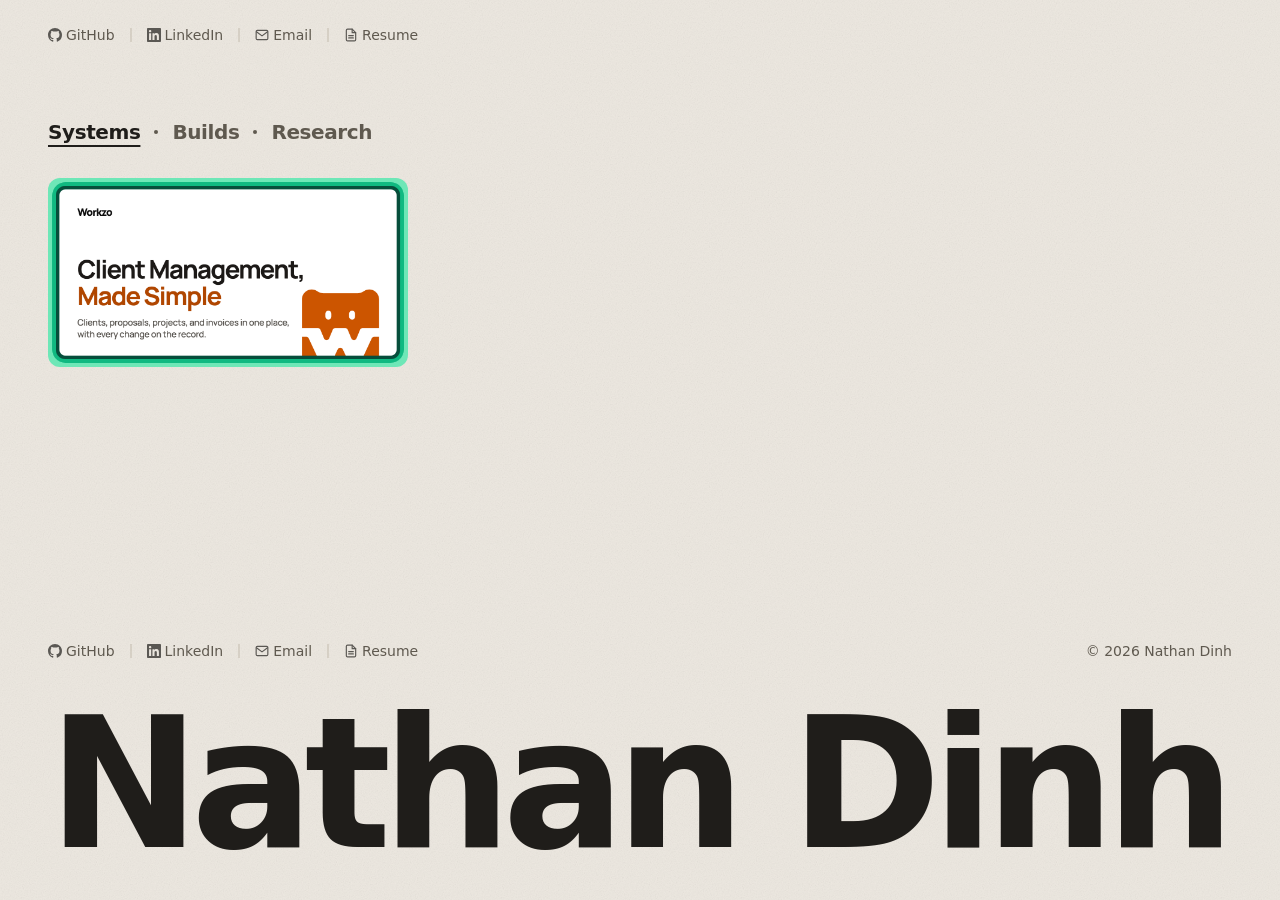
<file: index.html>
<!DOCTYPE html>
<html lang="en">
<head>
    <meta charset="UTF-8">
    <meta name="viewport" content="width=device-width, initial-scale=1.0">
    <title>Nathan Dinh | Full-Stack Developer in Kitchener, ON</title>
    <meta name="description" content="Nathan Dinh is a full-stack developer in Kitchener, ON, working mainly in C# and JavaScript. Founder of Workzo, a client-work platform for freelancers.">
    <link rel="canonical" href="https://nathandinh.com/">
    <meta property="og:type" content="website">
    <meta property="og:title" content="Nathan Dinh | Full-Stack Developer in Kitchener, ON">
    <meta property="og:description" content="Nathan Dinh is a full-stack developer in Kitchener, ON, working mainly in C# and JavaScript. Founder of Workzo, a client-work platform for freelancers.">
    <meta property="og:url" content="https://nathandinh.com/">
    <meta property="og:image" content="https://nathandinh.com/public/documents/nathan-dinh-social-card.png">
    <meta property="og:image:width" content="1200">
    <meta property="og:image:height" content="630">
    <meta property="og:image:alt" content="Nathan Dinh, Full-Stack Developer in Kitchener, ON">
    <meta name="twitter:card" content="summary_large_image">
    <link rel="icon" href="public/icons/favicon.svg" type="image/svg+xml">
    <link rel="stylesheet" href="public/styles.css">
    <script type="application/ld+json">
    {
        "@context": "https://schema.org",
        "@type": "Person",
        "name": "Nathan Dinh",
        "jobTitle": "Full-Stack Developer",
        "url": "https://nathandinh.com/",
        "address": {
            "@type": "PostalAddress",
            "addressLocality": "Kitchener",
            "addressRegion": "ON",
            "addressCountry": "CA"
        },
        "sameAs": [
            "https://github.com/Nathan-Dinh",
            "https://www.linkedin.com/in/nathandinh67/"
        ]
    }
    </script>
</head>
<body>
    <header>
        <nav class="socials" aria-label="Social links">
            <a href="https://github.com/Nathan-Dinh"><img src="public/icons/github.svg" alt="">GitHub</a>
            <a href="https://www.linkedin.com/in/nathandinh67/"><img src="public/icons/linkedin.svg" alt="">LinkedIn</a>
            <a href="mailto:n.dinh72943@gmail.com"><img src="public/icons/email.svg" alt="">Email</a>
            <a href="public/documents/nathan_dinh_resume.pdf"><img src="public/icons/resume.svg" alt="">Resume</a>
        </nav>
    </header>

    <div class="tabs" role="tablist" aria-label="Work">
        <button type="button" class="tab" role="tab" id="tab-systems" aria-controls="panel-systems" aria-selected="true" data-hash="systems">Systems</button>
        <button type="button" class="tab" role="tab" id="tab-builds" aria-controls="panel-builds" aria-selected="false" tabindex="-1" data-hash="builds">Builds</button>
        <button type="button" class="tab" role="tab" id="tab-research" aria-controls="panel-research" aria-selected="false" tabindex="-1" data-hash="research">Research</button>
    </div>

    <section class="home-section" id="panel-systems" role="tabpanel" aria-labelledby="tab-systems">
        <div class="carousel-stage" id="carousel-stage" aria-roledescription="carousel" aria-label="Systems">
            <article class="card" tabindex="-1">
                <img class="card-image" src="public/documents/workzo-social-card-v3.png" width="1200" height="630" alt="Workzo: Client Management, Made Simple. Clients, proposals, projects, and invoices in one place, with every change on the record.">
                <div class="card-body">
                    <h3><a href="pages/featured_projects/workzo.html">Workzo</a></h3>
                    <p>A client-work platform for freelancers. Discovery, proposals, approved extra costs, documents and invoicing sit on one shared, dated record that both the freelancer and the client can see.</p>
                    <ul class="tags" aria-label="Tech stack">
                        <li>Nuxt 4</li>
                        <li>Vue 3</li>
                        <li>TypeScript</li>
                        <li>Tailwind CSS</li>
                        <li>C# / .NET 10</li>
                        <li>EF Core</li>
                        <li>PostgreSQL</li>
                        <li>Supabase</li>
                        <li>Stripe</li>
                        <li>Docker</li>
                        <li>GitHub Actions</li>
                        <li>Vitest</li>
                        <li>xUnit</li>
                    </ul>
                </div>
            </article>
        </div>
    </section>

    <section class="home-section" id="panel-builds" role="tabpanel" aria-labelledby="tab-builds" hidden>
        <div class="placeholder-stage">
            <p class="card-placeholder">Coming soon</p>
        </div>
    </section>

    <section class="home-section" id="panel-research" role="tabpanel" aria-labelledby="tab-research" hidden>
        <div class="placeholder-stage">
            <p class="card-placeholder">Coming soon</p>
        </div>
    </section>

    <footer>
        <div class="footer-bar">
            <nav class="socials" aria-label="Footer social links">
                <a href="https://github.com/Nathan-Dinh"><img src="public/icons/github.svg" alt="">GitHub</a>
                <a href="https://www.linkedin.com/in/nathandinh67/"><img src="public/icons/linkedin.svg" alt="">LinkedIn</a>
                <a href="mailto:n.dinh72943@gmail.com"><img src="public/icons/email.svg" alt="">Email</a>
                <a href="public/documents/nathan_dinh_resume.pdf"><img src="public/icons/resume.svg" alt="">Resume</a>
            </nav>
            <p>&copy; 2026 Nathan Dinh</p>
        </div>
        <p class="footer-name" aria-hidden="true">Nathan Dinh</p>
    </footer>

    <script src="public/carousel.js"></script>
    <script src="public/script.js"></script>
</body>
</html>
</file>
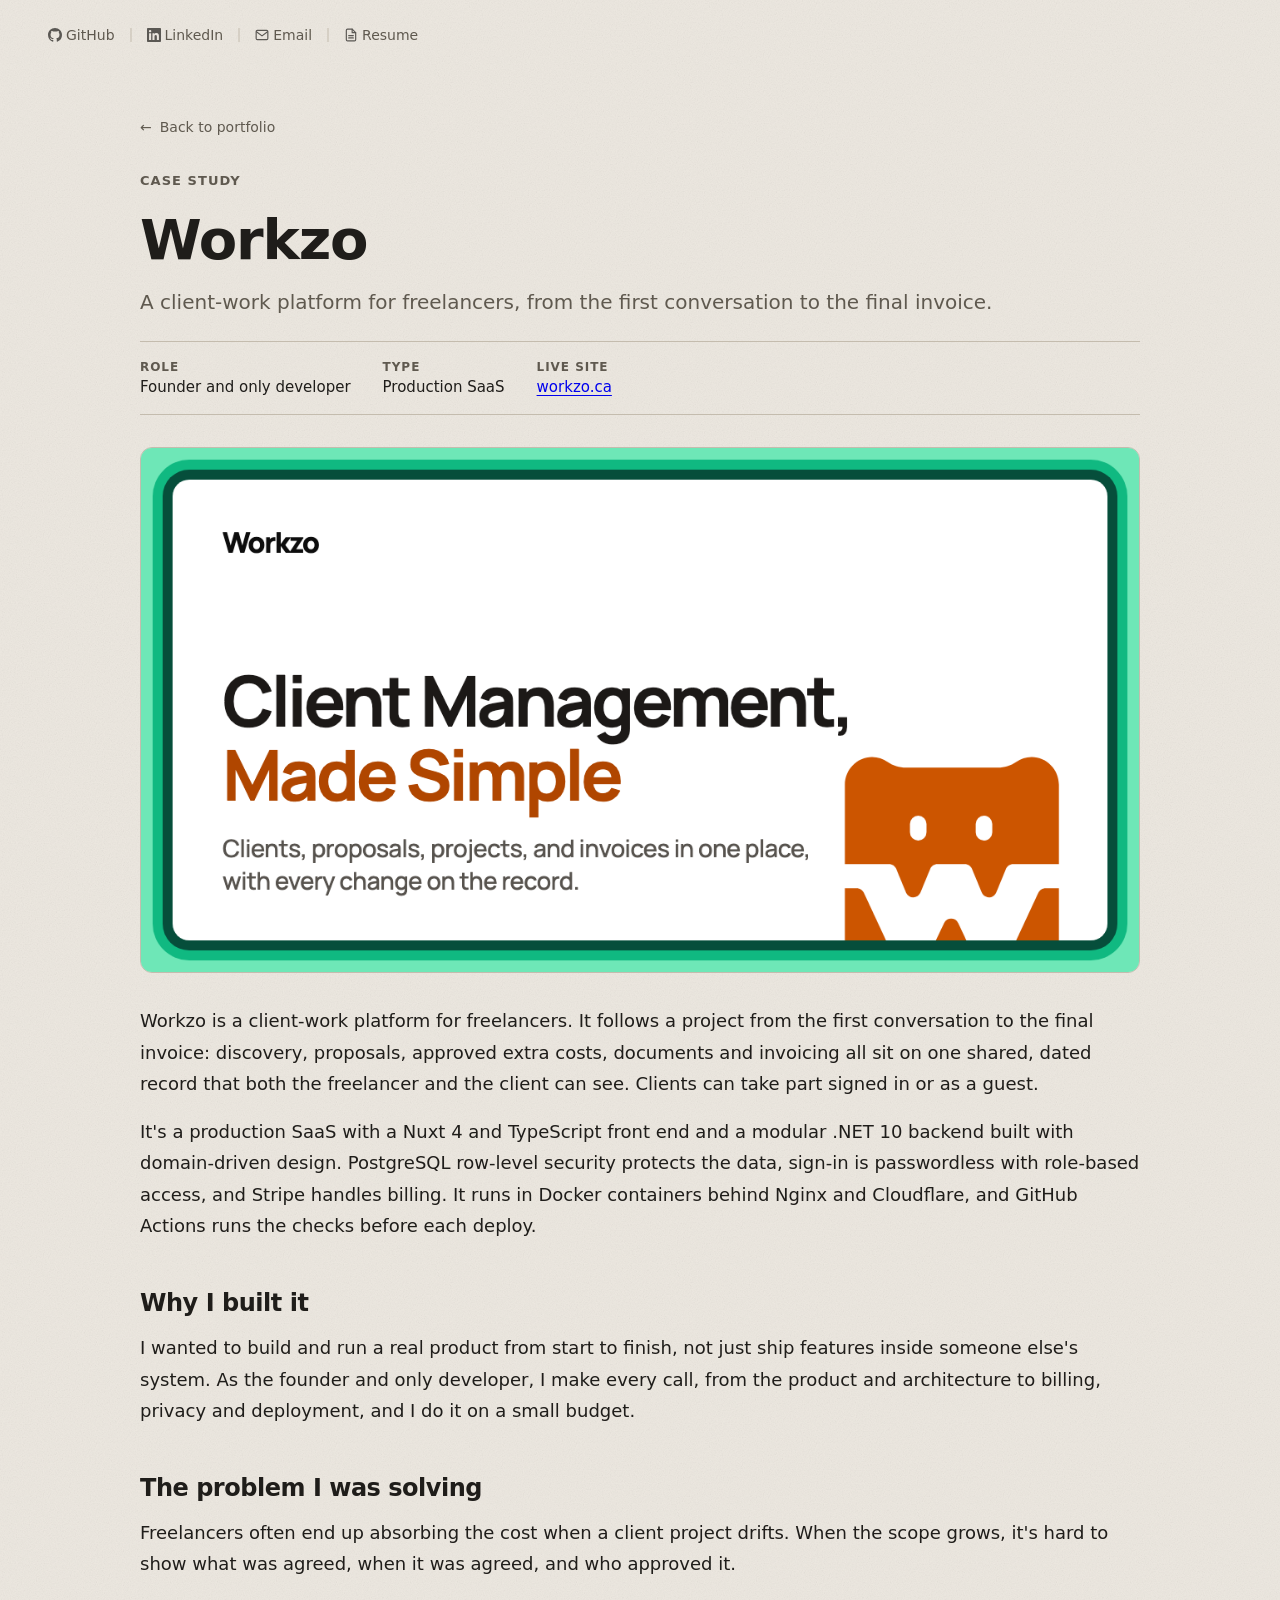
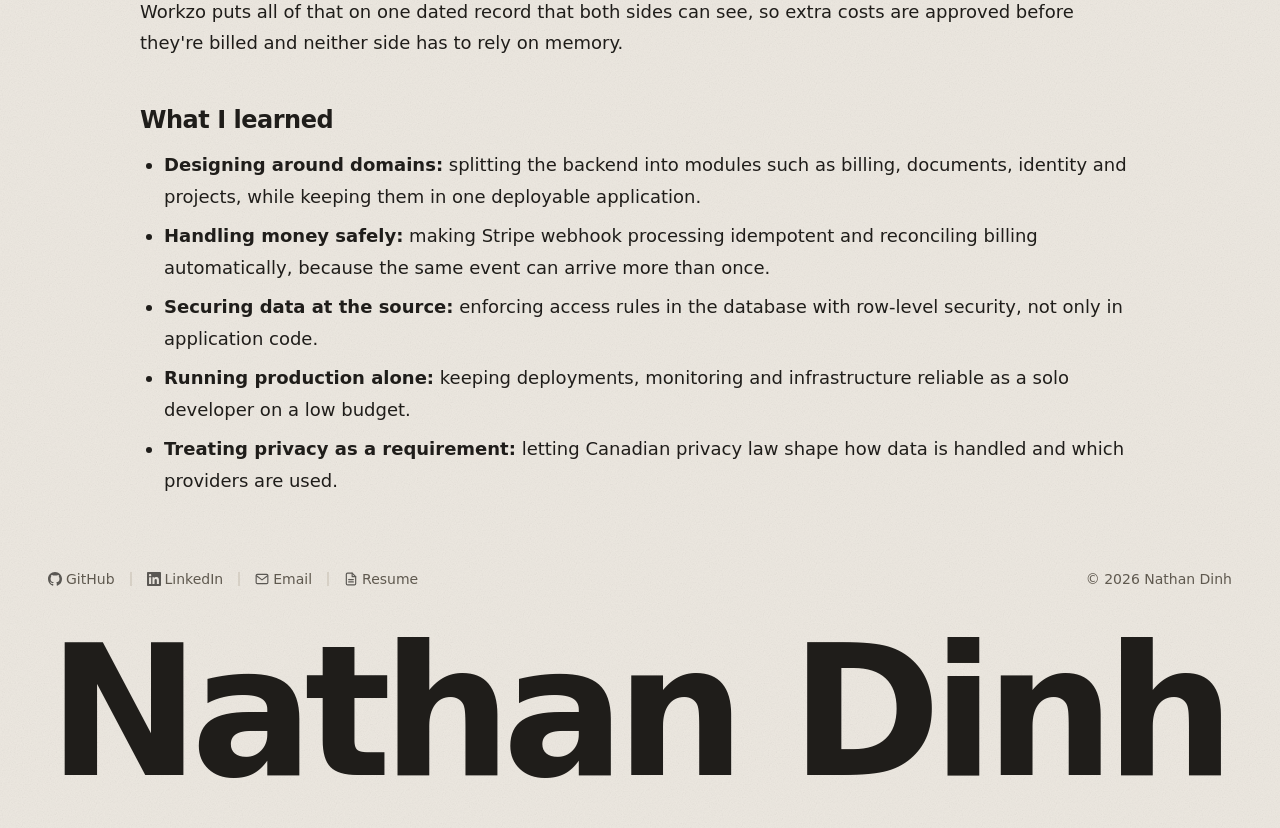
<file: pages/featured_projects/workzo.html>
<!DOCTYPE html>
<html lang="en">
<head>
    <meta charset="UTF-8">
    <meta name="viewport" content="width=device-width, initial-scale=1.0">
    <title>Workzo: Client Management for Freelancers | Nathan Dinh</title>
    <meta name="description" content="Workzo is a client-work platform for freelancers, built by Nathan Dinh. Discovery, proposals, extra costs and invoicing on one shared, dated record.">
    <link rel="canonical" href="https://nathandinh.com/pages/featured_projects/workzo.html">
    <meta property="og:type" content="article">
    <meta property="og:title" content="Workzo: Client Management for Freelancers | Nathan Dinh">
    <meta property="og:description" content="Workzo is a client-work platform for freelancers, built by Nathan Dinh. Discovery, proposals, extra costs and invoicing on one shared, dated record.">
    <meta property="og:url" content="https://nathandinh.com/pages/featured_projects/workzo.html">
    <meta property="og:image" content="https://nathandinh.com/public/documents/workzo-social-card-v3.png">
    <meta property="og:image:width" content="1200">
    <meta property="og:image:height" content="630">
    <meta property="og:image:alt" content="Workzo: Client Management, Made Simple.">
    <meta name="twitter:card" content="summary_large_image">
    <link rel="icon" href="../../public/icons/favicon.svg" type="image/svg+xml">
    <link rel="stylesheet" href="../../public/styles.css">
</head>
<body>
    <header>
        <nav class="socials" aria-label="Social links">
            <a href="https://github.com/Nathan-Dinh"><img src="../../public/icons/github.svg" alt="">GitHub</a>
            <a href="https://www.linkedin.com/in/nathandinh67/"><img src="../../public/icons/linkedin.svg" alt="">LinkedIn</a>
            <a href="mailto:n.dinh72943@gmail.com"><img src="../../public/icons/email.svg" alt="">Email</a>
            <a href="../../public/documents/nathan_dinh_resume.pdf"><img src="../../public/icons/resume.svg" alt="">Resume</a>
        </nav>
    </header>

    <main class="project-page">
        <a class="up-layer" href="../../index.html" aria-label="Back to portfolio"><span aria-hidden="true">&larr;</span> Back to portfolio</a>

        <div class="article-header">
            <p class="eyebrow">Case study</p>
            <h1>Workzo</h1>
            <p class="lead">A client-work platform for freelancers, from the first conversation to the final invoice.</p>
            <dl class="article-meta">
                <div>
                    <dt>Role</dt>
                    <dd>Founder and only developer</dd>
                </div>
                <div>
                    <dt>Type</dt>
                    <dd>Production SaaS</dd>
                </div>
                <div>
                    <dt>Live site</dt>
                    <dd><a class="project-link" href="https://workzo.ca">workzo.ca</a></dd>
                </div>
            </dl>
        </div>

        <img class="project-image" src="../../public/documents/workzo-social-card-v3.png" width="1200" height="630" alt="Workzo: Client Management, Made Simple. Clients, proposals, projects, and invoices in one place, with every change on the record.">

        <p>
            Workzo is a client-work platform for freelancers. It follows a project from the first
            conversation to the final invoice: discovery, proposals, approved extra costs, documents
            and invoicing all sit on one shared, dated record that both the freelancer and the client
            can see. Clients can take part signed in or as a guest.
        </p>
        <p>
            It's a production SaaS with a Nuxt 4 and TypeScript front end and a modular .NET 10
            backend built with domain-driven design. PostgreSQL row-level security protects the data,
            sign-in is passwordless with role-based access, and Stripe handles billing. It runs in
            Docker containers behind Nginx and Cloudflare, and GitHub Actions runs the checks before
            each deploy.
        </p>

        <h2>Why I built it</h2>
        <p>
            I wanted to build and run a real product from start to finish, not just ship features
            inside someone else's system. As the founder and only developer, I make every call, from
            the product and architecture to billing, privacy and deployment, and I do it on a small
            budget.
        </p>

        <h2>The problem I was solving</h2>
        <p>
            Freelancers often end up absorbing the cost when a client project drifts. When the scope
            grows, it's hard to show what was agreed, when it was agreed, and who approved it.
        </p>
        <p>
            Workzo puts all of that on one dated record that both sides can see, so extra costs are
            approved before they're billed and neither side has to rely on memory.
        </p>

        <h2>What I learned</h2>
        <ul>
            <li><strong>Designing around domains:</strong> splitting the backend into modules such as billing, documents, identity and projects, while keeping them in one deployable application.</li>
            <li><strong>Handling money safely:</strong> making Stripe webhook processing idempotent and reconciling billing automatically, because the same event can arrive more than once.</li>
            <li><strong>Securing data at the source:</strong> enforcing access rules in the database with row-level security, not only in application code.</li>
            <li><strong>Running production alone:</strong> keeping deployments, monitoring and infrastructure reliable as a solo developer on a low budget.</li>
            <li><strong>Treating privacy as a requirement:</strong> letting Canadian privacy law shape how data is handled and which providers are used.</li>
        </ul>
    </main>

    <footer>
        <div class="footer-bar">
            <nav class="socials" aria-label="Footer social links">
                <a href="https://github.com/Nathan-Dinh"><img src="../../public/icons/github.svg" alt="">GitHub</a>
                <a href="https://www.linkedin.com/in/nathandinh67/"><img src="../../public/icons/linkedin.svg" alt="">LinkedIn</a>
                <a href="mailto:n.dinh72943@gmail.com"><img src="../../public/icons/email.svg" alt="">Email</a>
                <a href="../../public/documents/nathan_dinh_resume.pdf"><img src="../../public/icons/resume.svg" alt="">Resume</a>
            </nav>
            <p>&copy; 2026 Nathan Dinh</p>
        </div>
        <p class="footer-name" aria-hidden="true">Nathan Dinh</p>
    </footer>

    <script src="../../public/script.js"></script>
</body>
</html>
</file>
<file: public/styles.css>
/* ---------- Design tokens ---------- */
:root {
    color-scheme: light;

    /* Colors */
    --bg: #ece7df;
    --surface: #ffffff;
    --text: #1f1d1a;
    --muted: #5f594f;
    --line: #c4bcae;
    --link-selected: var(--text); /* Links use the browser's default color until hovered or selected, then turn the text color. */
    /* Spacing: every margin, padding, and gap below uses this scale.
       1  inside small things: tag height, a key's sides, a short list gap
       2  closely related items: tag to tag, icon to label, heading to its text
       3  separate blocks of text, button sides, panel padding
       4  a heading to its content, group to group
       5  inside cards, around large images
       6  section to section
       7  the top and bottom of the page */
    --space-1: 0.25rem;
    --space-2: 0.5rem;
    --space-3: 1rem;
    --space-4: 1.5rem;
    --space-5: 2rem;
    --space-6: 3rem;
    --space-7: 4.5rem;

    /* Widths. All page content shares the same left and right edges. */
    /* Space at each side of the window: 1rem on phones, growing to 3rem on wide screens. */
    --gutter: clamp(var(--space-3), 4vw, var(--space-6));
    --content-width: calc(100% - 2 * var(--gutter));
    --card-w: min(360px, 84vw);

    /* Smallest comfortable height for something tapped with a finger. */
    --tap: 2.75rem;
}

/* ---------- Base ---------- */
*, *::before, *::after {
    box-sizing: border-box;
}

/* Stops phones enlarging the text when they're turned sideways. */
html {
    -webkit-text-size-adjust: 100%;
    text-size-adjust: 100%;
}

/* At least one screen tall, stacked top to bottom, so the footer can sit at the bottom. */
body {
    display: flex;
    flex-direction: column;
    min-height: 100vh;
    min-height: 100dvh; /* Excludes the phone's browser bars where supported. */
    margin: 0;
    padding-bottom: var(--space-4);
    /* A fine paper grain over the background color. The grain is gray noise drawn by the inline SVG,
       kept faint so text and cards read the same as on a flat color. */
    background-color: var(--bg);
    background-image: url("data:image/svg+xml,%3Csvg xmlns='http://www.w3.org/2000/svg' width='240' height='240'%3E%3Cfilter id='n'%3E%3CfeTurbulence type='fractalNoise' baseFrequency='0.85' numOctaves='3' stitchTiles='stitch'/%3E%3CfeColorMatrix type='saturate' values='0'/%3E%3C/filter%3E%3Crect width='100%25' height='100%25' filter='url(%23n)' opacity='0.14'/%3E%3C/svg%3E");
    background-size: 240px 240px;
    color: var(--text);
    font-family: system-ui, -apple-system, "Segoe UI", Roboto, Helvetica, Arial, sans-serif;
    line-height: 1.6;
}

/* Selection is shown by darkening links, not by a border around them. */
:focus-visible {
    outline: none;
}

/* Keeps a keyboard-selected link from landing right against the edge of the screen. */
a {
    scroll-margin-block: var(--space-4);
    text-underline-offset: 0.2em;
}

a:focus {
    color: var(--link-selected);
    text-decoration-thickness: 2px;
}

/* Touchscreens keep :hover on whatever was last tapped, which would look like a second selection. */
@media (hover: hover) {
    a:hover {
        color: var(--link-selected);
        text-decoration-thickness: 2px;
    }
}

h1,
h2 {
    line-height: 1.1;
    letter-spacing: -0.02em;
    text-box-trim: both;
    text-box-edge: cap alphabetic;
}

h1 {
    margin: 0 0 var(--space-3);
    font-size: clamp(2.25rem, 6vw, 3.5rem);
}

h2 {
    width: var(--content-width);
    margin: 0 auto var(--space-4);
    font-size: clamp(1.5rem, 3vw, 2rem);
}


/* ---------- Header ---------- */
header {
    width: var(--content-width);
    margin: 0 auto;
    padding: var(--space-4) 0 calc(var(--space-3) + var(--space-6)); /* Room before the next section. */
}

.socials {
    --divider-gap: var(--space-3); /* Space on each side of a divider. */
    display: flex;
    flex-wrap: wrap;
    gap: var(--space-1) calc(2 * var(--divider-gap));
    font-size: 0.875rem;
}

/* Plain gray text rather than a link. Hovering or selecting one darkens it. */
.socials a {
    position: relative;
    display: inline-flex;
    align-items: center;
    gap: var(--space-1);
    color: var(--muted);
    text-decoration: none;
}

.socials a:focus {
    color: var(--text);
}

@media (hover: hover) {
    .socials a:hover {
        color: var(--text);
    }
}

/* The card that appears on hover or selection. script.js adds it.
   Below the link in the header, and above it in the footer so it stays on screen. */
.link-preview {
    position: absolute;
    top: calc(100% + var(--space-2));
    left: 0;
    z-index: 100; /* Above the project cards. */
    display: flex;
    flex-direction: column;
    gap: 2px;
    width: 18rem;
    max-width: calc(100vw - 2 * var(--gutter)); /* Never wider than the window. */
    padding: var(--space-3);
    background: var(--surface);
    border: 1px solid var(--line);
    border-radius: 8px;
    box-shadow: 0 8px 24px rgb(0 0 0 / 0.08);
    color: var(--muted);
    font-size: 0.8125rem;
    line-height: 1.4;
    pointer-events: none;
    opacity: 0;
    visibility: hidden;
    transform: translateY(calc(-1 * var(--space-1)));
    /* Hiding waits for the fade to finish. */
    transition: opacity 0.15s ease, transform 0.15s ease, visibility 0s linear 0.15s;
}

/* Room for a page screenshot to be readable. */
.link-preview-wide {
    width: 28rem;
}

footer .link-preview {
    top: auto;
    bottom: calc(100% + var(--space-2));
    transform: translateY(var(--space-1));
}

.socials a:focus .link-preview {
    opacity: 1;
    visibility: visible;
    transform: none;
    transition-delay: 0s;
}

@media (hover: hover) {
    .socials a:hover .link-preview {
        opacity: 1;
        visibility: visible;
        transform: none;
        transition-delay: 0s;
    }
}

.link-preview-title {
    color: var(--text);
    font-weight: 600;
}

.link-preview-address {
    overflow-wrap: anywhere;
}

/* .socials img sizes the link icons, so this is more specific to win. */
.socials .link-preview-image {
    width: 100%;
    height: auto;
    margin-bottom: var(--space-2);
    border: 1px solid var(--line);
    border-radius: 4px;
    opacity: 1;
}

/* A short line centred in the gap before each link after the first. */
.socials a + a::before {
    content: "";
    position: absolute;
    top: 50%;
    left: calc(-1 * var(--divider-gap));
    height: 1em;
    border-left: 1px solid var(--line);
    transform: translate(-50%, -50%);
    pointer-events: none;
}

/* The icons are drawn near-black. Fading them matches the gray text. */
.socials img {
    width: 0.875rem;
    height: 0.875rem;
    opacity: 0.7;
}

.socials a:focus img {
    opacity: 1;
}

@media (hover: hover) {
    .socials a:hover img {
        opacity: 1;
    }
}

/* ---------- Tabs ---------- */
/* The home page shows one section at a time. The open tab is dark and underlined; the others are
   gray until hovered or selected, when they turn dark too. */
.tabs {
    --dot-gap: var(--space-3); /* Space on each side of a dot. */
    display: flex;
    flex-wrap: wrap;
    gap: var(--space-1) calc(2 * var(--dot-gap));
    width: var(--content-width);
    margin: 0 auto;
}

.tab {
    position: relative;
    min-height: var(--tap);
    padding: 0;
    border: 0;
    background: none;
    color: var(--muted);
    font: inherit;
    font-size: 1.25rem;
    font-weight: 700;
    letter-spacing: -0.02em;
    cursor: pointer;
}

/* A dot in the middle of the space between two tabs. It sits outside the tab, so it isn't
   underlined or recoloured with it, and clicks pass through it. */
.tab + .tab::before {
    content: "";
    position: absolute;
    top: 50%;
    left: calc(-1 * var(--dot-gap));
    width: 4px;
    height: 4px;
    border-radius: 50%;
    background: var(--muted);
    transform: translate(-50%, -50%);
    pointer-events: none;
}

.tab[aria-selected="true"] {
    color: var(--text);
    text-decoration: underline 2px;
    text-underline-offset: 0.3em;
}

.tab:focus {
    outline: none;
    color: var(--link-selected);
}

@media (hover: hover) {
    .tab:hover {
        color: var(--link-selected);
    }
}

/* ---------- Empty sections ---------- */
/* Holds the place of a card until a section has some, in the same spot and size as a card. */
.placeholder-stage {
    padding: var(--space-4) var(--gutter);
}

.card-placeholder {
    display: grid;
    place-items: center;
    width: var(--card-w);
    aspect-ratio: 4 / 3;
    margin: 0;
    border: 1px dashed var(--line);
    border-radius: 12px;
    color: var(--muted);
    font-size: 0.875rem;
}

/* ---------- Carousel ---------- */
/* Every card sits in the same grid cell, so the stage is as tall as the tallest card.
   The stage spans the whole window so side cards can show in the gutters, but the left padding
   puts the selected card on the page's left edge, under the tabs. */
.carousel-stage {
    --page-edge: calc((100% - var(--content-width)) / 2);
    display: grid;
    align-items: center;
    justify-content: start;
    padding: var(--space-4) 0 var(--space-4) var(--page-edge);
    overflow: hidden;
    cursor: grab;
    touch-action: pan-y;
    -webkit-user-select: none;
    user-select: none;
    /* Earlier cards fade out across the left gutter, so the selected card itself never fades. */
    mask-image: linear-gradient(to right, transparent, #000 var(--page-edge), #000 calc(100% - var(--space-4)), transparent);
}

/* With one card there's nothing to drag to. */
.carousel-stage:has(.card:only-child) {
    cursor: default;
}

.card {
    position: relative;
    grid-area: 1 / 1;
    width: var(--card-w);
    overflow: hidden;
    background: var(--surface);
    border-radius: 12px;
    cursor: pointer;
    transition: transform 0.45s ease, opacity 0.45s ease, translate 0.2s ease, box-shadow 0.2s ease;
}

/* While dragging, cards follow the pointer directly instead of animating. */
.carousel-stage.is-dragging,
.carousel-stage.is-dragging .card {
    cursor: grabbing;
}

.carousel-stage.is-dragging .card {
    transition: none;
}

.card.is-hidden {
    pointer-events: none;
}

.card-image,
.project-image {
    display: block;
    width: 100%;
    height: auto;
}

/* The card shows only its image. The title, description and tech stack stay in the page for
   screen readers and search engines, and the title's link is what Enter and a tap open. */
.card h3,
.card p,
.card .tags {
    position: absolute;
    width: 1px;
    height: 1px;
    margin: 0;
    padding: 0;
    overflow: hidden;
    clip-path: inset(50%);
    white-space: nowrap;
}

/* The card has no border, so selecting it draws a dark ring just outside its edge. */
.card:focus,
.card:focus-within {
    outline: 2px solid var(--text);
    outline-offset: 2px;
}

/* Hovering lifts a card slightly off the page with a soft shadow under it, like a print pinned to a
   wall. carousel.js positions cards with transform, so the lift uses translate, which adds to it.
   The shadow is kept short enough to fit inside the stage's padding without being cut off. */
@media (hover: hover) {
    .card:hover {
        translate: 0 -4px;
        box-shadow: 0 8px 16px rgb(0 0 0 / 0.12);
    }

    /* No lifting while a drag is moving the cards. */
    .carousel-stage.is-dragging .card {
        translate: none;
        box-shadow: none;
    }
}

/* A side card's link only selects the card, like the rest of the card does. */
.card:not(.is-active) a {
    pointer-events: none;
}

/* ---------- Project pages ---------- */
/* A centred article column, narrow enough that lines stay comfortable to read.
   The header's bottom padding gives the top spacing. */
.project-page {
    width: min(1000px, 100% - 2 * var(--space-3));
    margin: 0 auto;
    font-size: 1.125rem;
    line-height: 1.75;
}

.article-header {
    margin-bottom: var(--space-5);
}

.project-page .eyebrow {
    margin: 0 0 var(--space-3);
    color: var(--muted);
    font-size: 0.8125rem;
    font-weight: 600;
    letter-spacing: 0.08em;
    text-transform: uppercase;
}

.project-page .lead {
    margin: 0 0 var(--space-4);
    color: var(--muted);
    font-size: 1.25rem;
    line-height: 1.5;
}

/* Role, type and link in a row, set off by a line above and below. */
.article-meta {
    display: flex;
    flex-wrap: wrap;
    gap: var(--space-3) var(--space-5);
    margin: 0;
    padding: var(--space-3) 0;
    border-block: 1px solid var(--line);
    font-size: 0.9375rem;
    line-height: 1.5;
}

.article-meta dt {
    color: var(--muted);
    font-size: 0.75rem;
    font-weight: 600;
    letter-spacing: 0.08em;
    text-transform: uppercase;
}

.article-meta dd {
    margin: 0;
}

.project-image {
    margin-bottom: var(--space-5);
    border: 1px solid var(--line);
    border-radius: 12px;
}

.project-page p {
    margin: 0 0 var(--space-3);
}

.project-page ul {
    margin: 0;
    padding-left: var(--space-4);
}

.project-page li + li {
    margin-top: var(--space-2);
}

/* Follows the reading column rather than the full page width that other section headings use. */
.project-page h2 {
    width: auto;
    margin: var(--space-6) 0 var(--space-3);
    font-size: 1.5rem;
}

/* Sits above the article. Plain gray text like the social links; hovering or selecting it darkens it. */
.up-layer {
    display: inline-flex;
    margin-bottom: var(--space-5);
    align-items: center;
    gap: var(--space-2);
    color: var(--muted);
    font-size: 0.875rem;
    line-height: 1.5;
    text-decoration: none;
}

.up-layer:focus {
    color: var(--text);
}

@media (hover: hover) {
    .up-layer:hover {
        color: var(--text);
    }
}

/* ---------- Footer ---------- */
/* On a short page the footer sits at the bottom of the screen: the automatic top margin takes up
   the spare space. The padding keeps a gap above it when the page is long. */
footer {
    width: var(--content-width);
    margin: auto auto 0;
    padding-top: var(--space-6);
    color: var(--muted);
    font-size: 0.9375rem;
    container-type: inline-size; /* Lets the name below size itself to the footer's width. */
}

.footer-bar {
    padding-top: var(--space-4);
    display: flex;
    flex-wrap: wrap;
    align-items: center;
    justify-content: space-between;
    gap: var(--space-2) var(--space-4);
}

.footer-bar p {
    margin: 0;
    font-size: 0.875rem;
}

/* The name runs the full width of the footer. script.js sets the exact size for the device's font.
   This size is close enough on its own if the script doesn't run. */
.footer-name {
    width: max-content;
    margin: var(--space-5) 0 0;
    color: var(--text);
    font-size: 17cqi;
    font-weight: 800;
    line-height: 1;
    letter-spacing: -0.05em;
    white-space: nowrap;
    text-box-trim: trim-both;
    text-box-edge: cap alphabetic;
}

/* ---------- Phones ---------- */
@media (max-width: 600px) {
    /* The larger steps shrink, so every page stays in proportion without changing each rule. */
    :root {
        --space-5: 1.5rem;
        --space-6: 2rem;
        --space-7: 2.5rem;
    }

    /* Keeps the name on one line on the smallest phones. */
    h1 {
        font-size: clamp(2rem, 9.5vw, 2.25rem);
    }

    .project-page {
        font-size: 1rem;
    }

    .project-page .lead {
        font-size: 1.125rem;
    }

    /* Narrower gaps keep all four links on one line. */
    .socials {
        --divider-gap: var(--space-2);
        row-gap: 0;
    }

    /* The same for the three tabs, down to the narrowest phones. */
    .tabs {
        --dot-gap: var(--space-2);
    }

    .tab {
        font-size: 1.125rem;
    }

    .socials a,
    .up-layer {
        min-height: var(--tap);
    }

    /* Vertical padding on an inline link makes it easier to tap without moving the text around it. */
    .project-link {
        padding-block: var(--space-3);
    }

    /* The card lines up with the rest of the page, and side cards show in the gutters. */
    .carousel-stage {
        grid-template-columns: minmax(0, 1fr);
        padding: 0 var(--space-3);
        mask-image: none;
    }

    .card,
    .card-placeholder {
        width: 100%;
    }
}

/* ---------- Touchscreens ---------- */
/* Based on the device rather than the width, so a narrow desktop window keeps its previews. */
@media (hover: none) and (pointer: coarse) {
    /* A tap opens the link straight away, so there's no moment to show a preview. */
    .link-preview {
        display: none;
    }
}

@media (prefers-reduced-motion: reduce) {
    .card,
    .link-preview {
        transition: none !important;
    }
}
</file>
